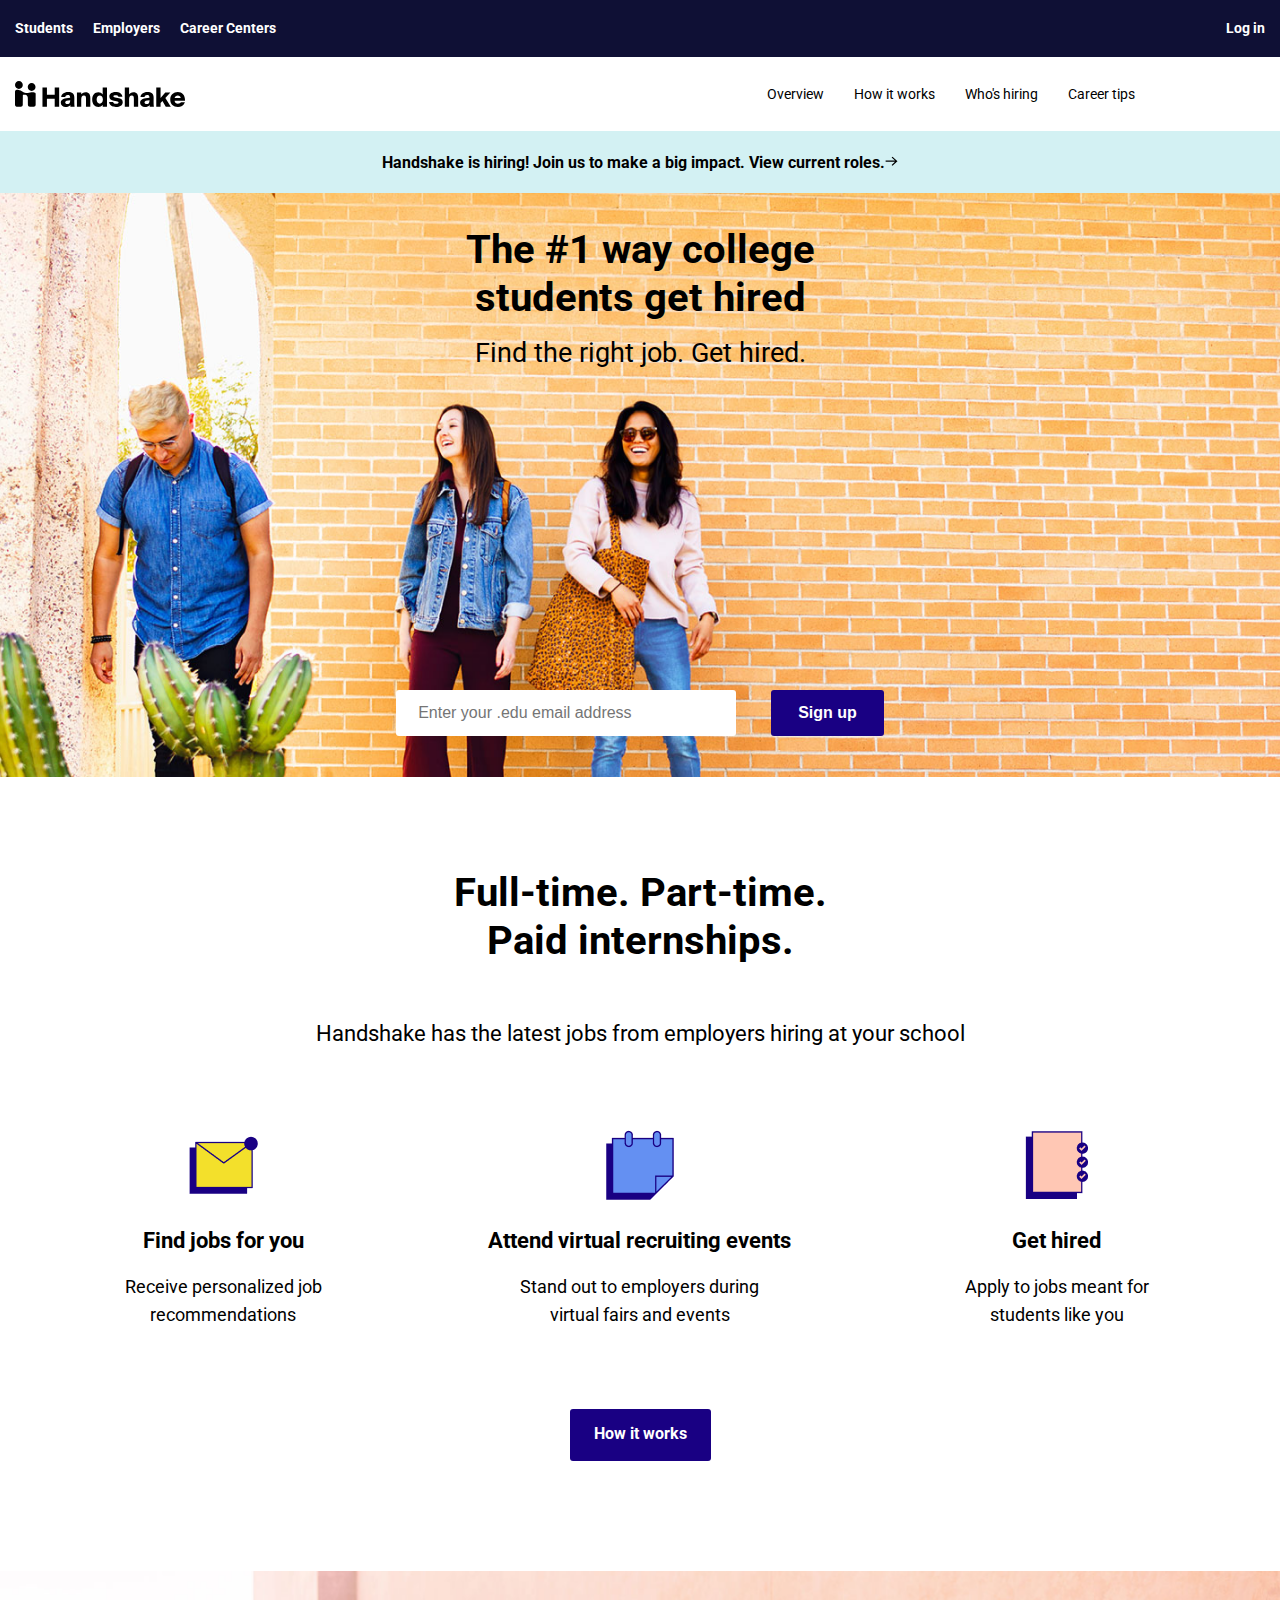
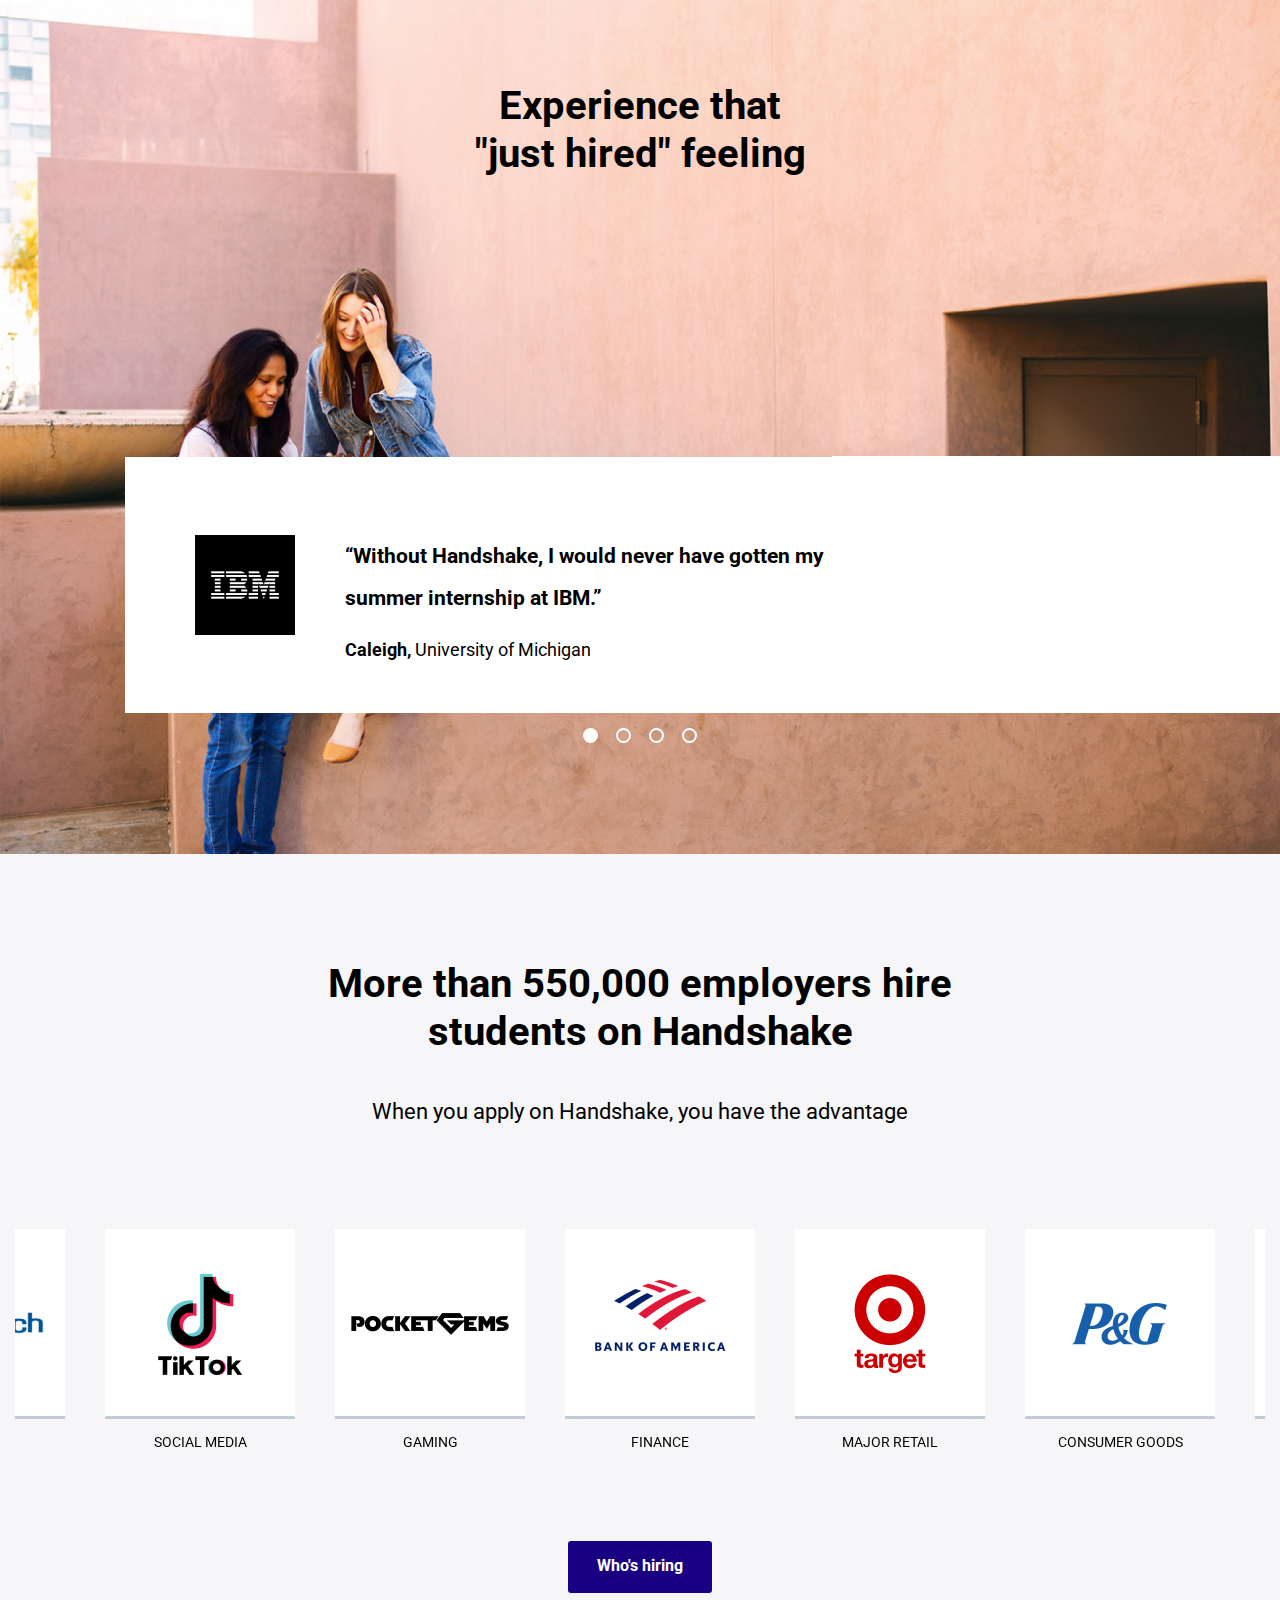
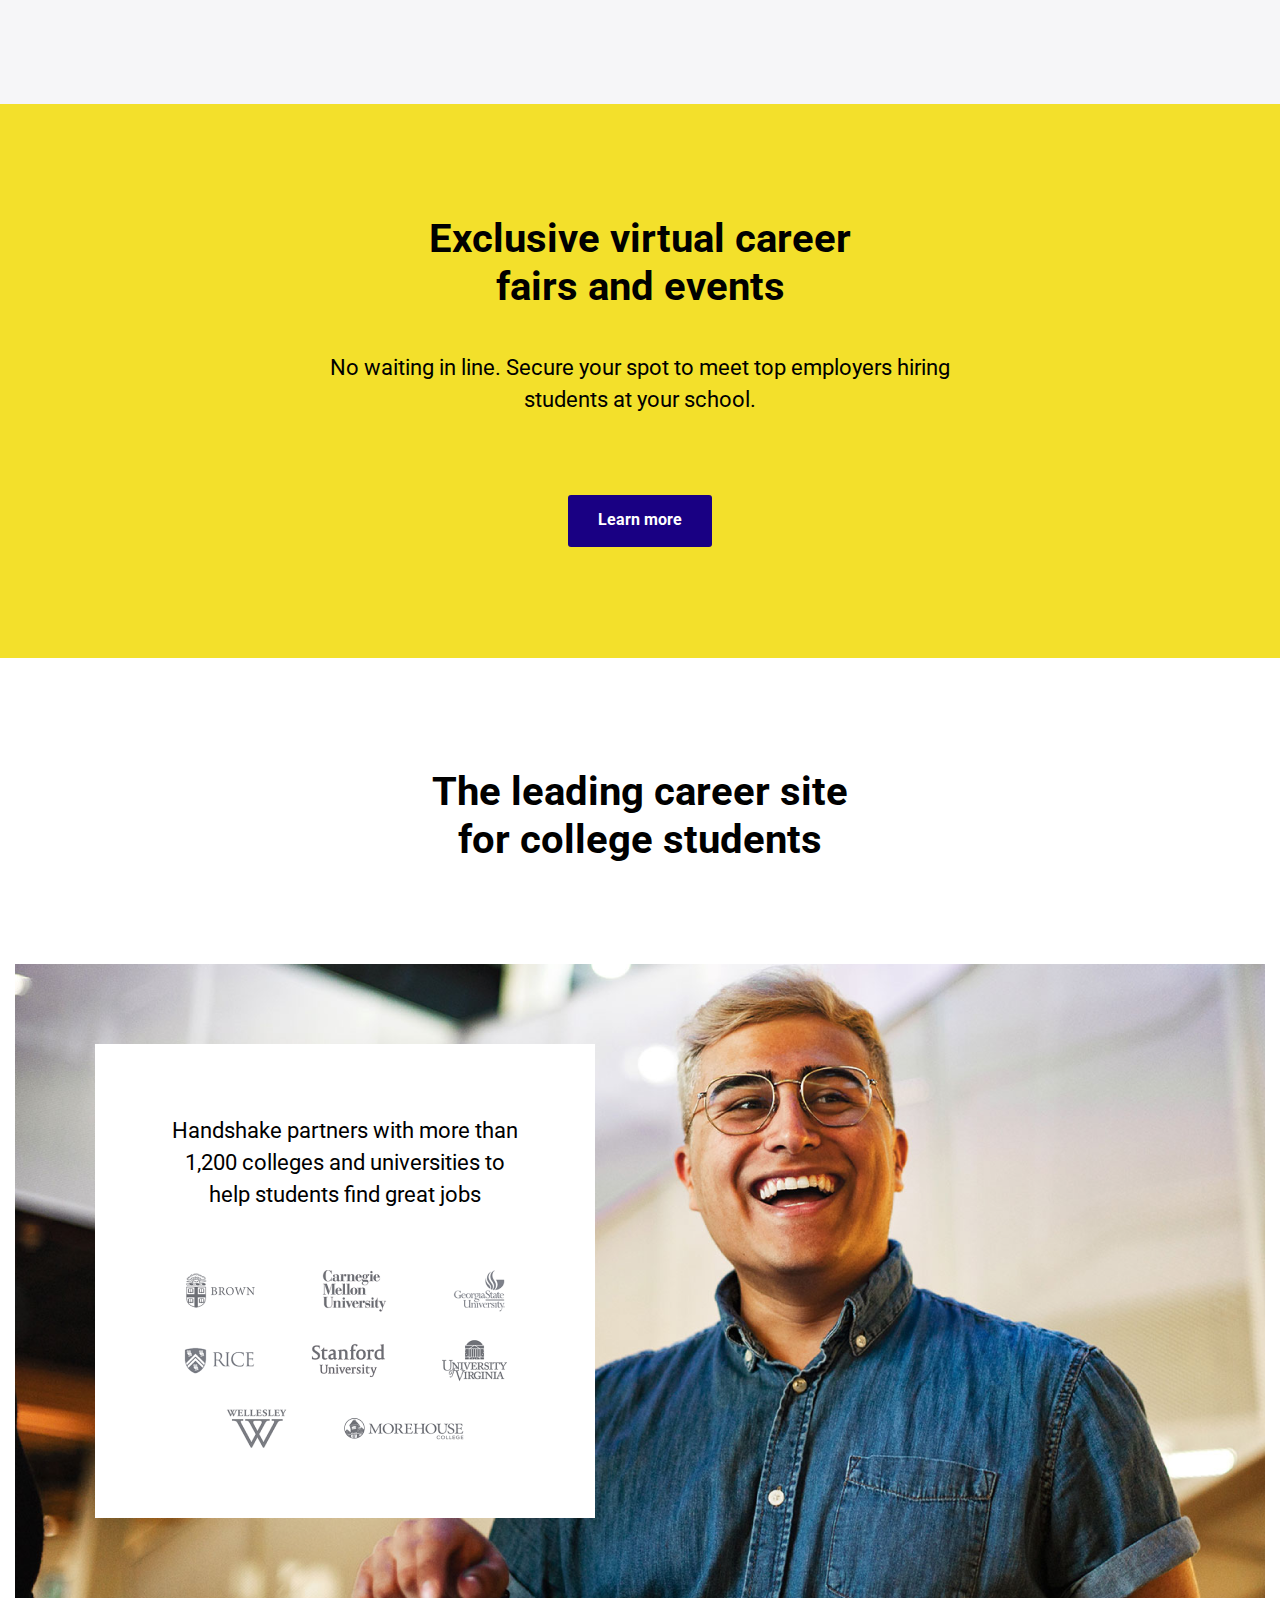
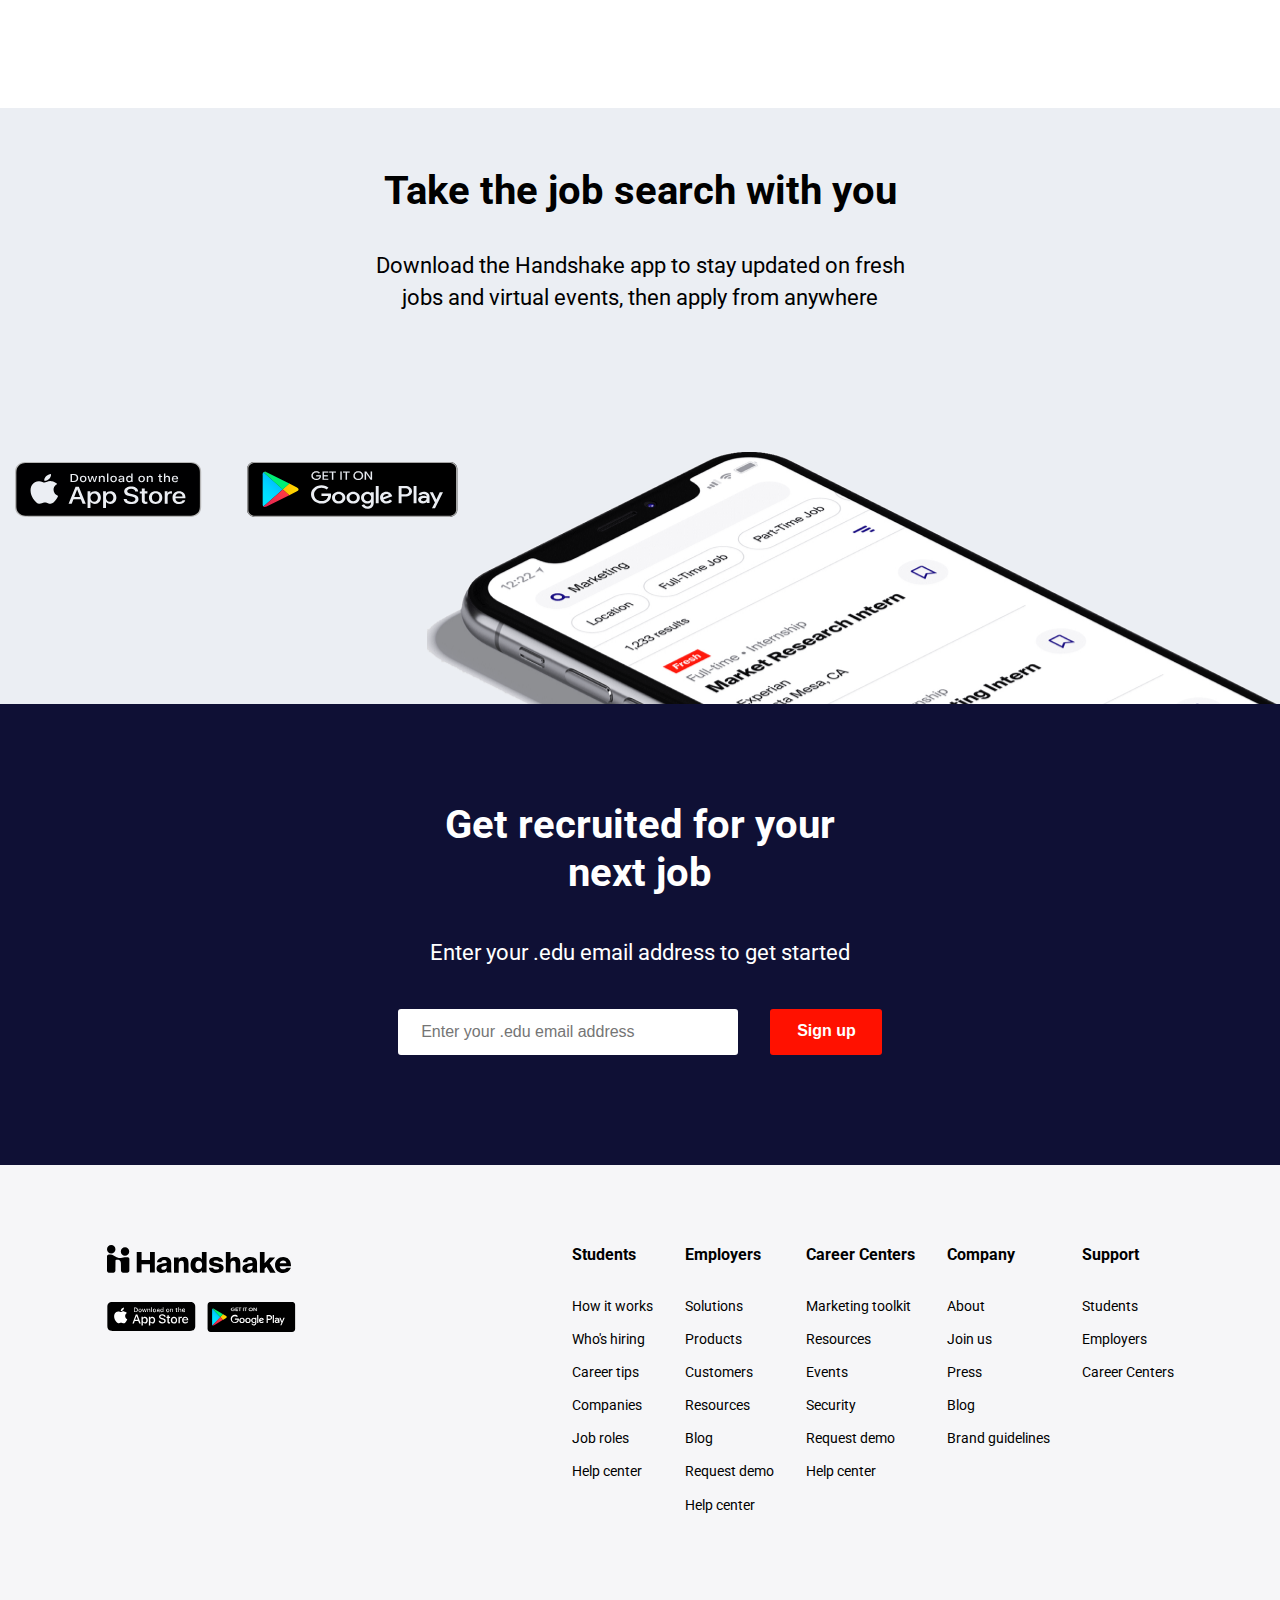
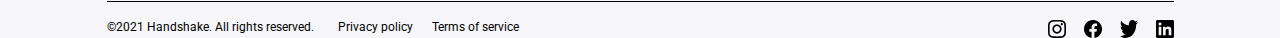
<file: index.html>
<!DOCTYPE html>
<html lang="en">

<head>
   <meta charset="UTF-8">
   <meta http-equiv="X-UA-Compatible" content="IE=edge">
   <meta name="viewport" content="width=device-width, initial-scale=1.0">
   <link rel="stylesheet" href="styles/style.css">
   <link rel="shortcut icon" href="img/Header/favicon/01.png" type="image/x-icon">
   <link rel="preconnect" href="https://fonts.googleapis.com">
   <link rel="preconnect" href="https://fonts.gstatic.com" crossorigin>
   <link href="https://fonts.googleapis.com/css2?family=Roboto:wght@400;700&display=swap" rel="stylesheet">
   <link rel="stylesheet" href="https://cdn.jsdelivr.net/npm/swiper@8/swiper-bundle.min.css">
   <title>Handshake</title>
</head>

<body>
   <div class="wrapper">
      <header>
         <div class="header__top">
            <div class="header-top__container container">
               <div class="header-top__body">
                  <ul class="header-top__menu">
                     <li class="header-top__item">
                        <a href="#" class="header-top__link">Students</a>
                     </li>
                     <li class="header-top__item">
                        <a href="#" class="header-top__link">Employers</a>
                     </li>
                     <li class="header-top__item">
                        <a href="#" class="header-top__link">Career Centers</a>
                     </li>
                  </ul>
                  <a href="#" id="logIn">Log in</a>
               </div>
            </div>
         </div>
         <div class="header">
            <div class="header__container container" id="navbar">
               <div class="header__logo">
                  <a href="#"><img src="img/Header/01.svg" alt="Logo"></a>
               </div>
               <div class="menu__icon">
                  <span></span>
               </div>
               <nav class="nav" id="navbar">
                  <ul class="header__nav">
                     <li class="header__item">
                        <a href="#" class="header__link">Overview</a>
                     </li>
                     <li class="header__item">
                        <a href="#" class="header__link">How it works</a>
                     </li>
                     <li class="header__item">
                        <a href="#" class="header__link">Who's hiring</a>
                     </li>
                     <li class="header__item">
                        <a href="#" class="header__link">Career tips</a>
                     </li>
                  </ul>
               </nav>
            </div>
         </div>
      </header>
      <section class="promotion">
         <div class="promotion__container container">
            <p class="promotion__text">
               Handshake is hiring! Join us to make a big impact. <a href="#" class="promotion__link">View current
                  roles.<img src="img/promotion/01.svg" alt="Arrov" class="arrow__logo"></a>
            </p>
         </div>
      </section>
      <main class="main">
         <section class="mai__page">
            <div class="main-page__container container">
               <div class="main-page__body">
                  <h1 class="main-page__title">
                     The #1 way college students get hired
                  </h1>
                  <p class="main-page__text">
                     Find the right job. Get hired.
                  </p>
                  <form action="#" autocomplete="on" method="post" name="main-page-email">
                     <input type="email" placeholder="Enter your .edu email address" class="main-page__email">
                     <button class="main-page__btn" type="submit">Sign up</button>
                  </form>
               </div>
            </div>
         </section>
         <section class="jubs">
            <div class="jubs__container container">
               <div class="jubs__body">
                  <h2 class="jubs__title">
                     Full-time. Part-time. Paid internships.
                  </h2>
                  <p class="jubs__text">
                     Handshake has the latest jobs from employers hiring at your school
                  </p>
                  <div class="jubs__items">
                     <div class="jubs__item">
                        <div class="jubs__icon">
                           <img src="img/jobs/01.png" alt="Items">
                        </div>
                        <h3 class="jobs-item__title">
                           Find jobs for you
                        </h3>
                        <p class="jobs-item__text">
                           Receive personalized job <br>recommendations
                        </p>
                     </div>
                     <div class="jubs__item">
                        <div class="jubs__icon">
                           <img src="img/jobs/02.png" alt="Items">
                        </div>
                        <h3 class="jobs-item__title">
                           Attend virtual recruiting events
                        </h3>
                        <p class="jobs-item__text">
                           Stand out to employers during <br>virtual fairs and events
                        </p>
                     </div>
                     <div class="jubs__item">
                        <div class="jubs__icon">
                           <img src="img/jobs/03.png" alt="Items">
                        </div>
                        <h3 class="jobs-item__title">
                           Get hired
                        </h3>
                        <p class="jobs-item__text">
                           Apply to jobs meant for <br>students like you
                        </p>
                     </div>
                  </div>
                  <a href="#" class="jobs__link">How it works</a>
               </div>
            </div>
         </section>
         <section class="expirience">
            <div class="expirience__container container">
               <div class="expirience__body">
                  <h2 class="expirience__title">
                     Experience that <br>"just hired" feeling
                  </h2>
                  <div class="expirience__section">
                     <div class="expirience__item slide active">
                        <div class="expirience__logo">
                           <img src="img/expirience/items/01.png" alt="Logo">
                        </div>
                        <div class="text__sections">
                           <p class="title__text">
                              “Without Handshake, I would never have gotten my summer internship at IBM.”
                           </p>
                           <p class="autor__text">
                              <span>Caleigh,</span> University of Michigan
                           </p>
                        </div>
                     </div>
                     <div class="expirience__item slide">
                        <div class="expirience__logo">
                           <img src="img/expirience/items/02.png" alt="Logo">
                        </div>
                        <div class="text__sections">
                           <p class="title__text">
                              “I got both my internship and my post-graduate full-time position at UL via Handshake!”
                           </p>
                           <p class="autor__text">
                              <span>Laura Ann,</span> DePaul University
                           </p>
                        </div>
                     </div>
                     <div class="expirience__item slide">
                        <div class="expirience__logo">
                           <img src="img/expirience/items/03.png" alt="Logo">
                        </div>
                        <div class="text__sections">
                           <p class="title__text">
                              “I was able to secure a job at Ernst & Young, and I am very grateful to Handshake!”
                           </p>
                           <p class="autor__text">
                              <span>Daehan,</span> University of Arizona
                           </p>
                        </div>
                     </div>
                     <div class="expirience__item slide">
                        <div class="expirience__logo">
                           <img src="img/expirience/items/04.png" alt="Logo">
                        </div>
                        <div class="text__sections">
                           <p class="title__text">
                              “It only took a couple of weeks on Handshake to secure my internship offer with Wayfair.”
                           </p>
                           <p class="autor__text">
                              <span>Sujoy,</span> University of California, Berkeley
                           </p>
                        </div>
                     </div>
                  </div>
                  <div class="dots">
                     <span class="dot active"></span>
                     <span class="dot"></span>
                     <span class="dot"></span>
                     <span class="dot"></span>
                  </div>
               </div>
            </div>
         </section>
         <section class="hiring">
            <div class="hiring__container container">
               <div class="hiring__body">
                  <h2 class="hiring__title">
                     More than 550,000 employers hire students on Handshake
                  </h2>
                  <p class="hiring__text">
                     When you apply on Handshake, you have the advantage
                  </p>
                  <div class="hiring__items swiper">
                     <div class="hiring__item swiper-wrapper">
                        <div class="item__unit swiper-slide">
                           <h3 class="company__title">
                              Amazon
                           </h3>
                           <div class="company__logo">
                              <img src="img/whoHiring/01.png" alt="Amazon">
                           </div>
                           <p class="company__description">
                              Technology
                           </p>
                        </div>
                        <div class="item__unit swiper-slide">
                           <h3 class="company__title">
                              Genentech
                           </h3>
                           <div class="company__logo">
                              <img src="img/whoHiring/02.png" alt="Genentech">
                           </div>
                           <p class="company__description">
                              Biotech
                           </p>
                        </div>
                        <div class="item__unit swiper-slide">
                           <h3 class="company__title">
                              TikTok
                           </h3>
                           <div class="company__logo">
                              <img src="img/whoHiring/03.png" alt="TikTok">
                           </div>
                           <p class="company__description">
                              Social Media
                           </p>
                        </div>
                        <div class="item__unit swiper-slide">
                           <h3 class="company__title">
                              Pocket Gems
                           </h3>
                           <div class="company__logo">
                              <img src="img/whoHiring/04.png" alt="Pocket Gems">
                           </div>
                           <p class="company__description">
                              Gaming
                           </p>
                        </div>
                        <div class="item__unit swiper-slide">
                           <h3 class="company__title">
                              Bank of America
                           </h3>
                           <div class="company__logo">
                              <img src="img/whoHiring/05.png" alt="Bank of America">
                           </div>
                           <p class="company__description">
                              Finance
                           </p>
                        </div>
                        <div class="item__unit swiper-slide">
                           <h3 class="company__title">
                              Target
                           </h3>
                           <div class="company__logo">
                              <img src="img/whoHiring/06.png" alt="Target">
                           </div>
                           <p class="company__description">
                              Major Retail
                           </p>
                        </div>
                        <div class="item__unit swiper-slide">
                           <h3 class="company__title">
                              Procter & Gamble
                           </h3>
                           <div class="company__logo">
                              <img src="img/whoHiring/07.png" alt="Procter & Gamble">
                           </div>
                           <p class="company__description">
                              Consumer Goods
                           </p>
                        </div>
                        <div class="item__unit swiper-slide">
                           <h3 class="company__title">
                              General Mills
                           </h3>
                           <div class="company__logo">
                              <img src="img/whoHiring/08.png" alt="General Mills">
                           </div>
                           <p class="company__description">
                              Food & Beverage
                           </p>
                        </div>
                        <div class="item__unit swiper-slide">
                           <h3 class="company__title">
                              KIPP Schools
                           </h3>
                           <div class="company__logo">
                              <img src="img/whoHiring/09.png" alt="KIPP Schools">
                           </div>
                           <p class="company__description">
                              Education
                           </p>
                        </div>
                        <div class="item__unit swiper-slide">
                           <h3 class="company__title">
                              U.S. House of Representatives
                           </h3>
                           <div class="company__logo">
                              <img src="img/whoHiring/10.png" alt="U.S. House of Representatives">
                           </div>
                           <p class="company__description">
                              Government
                           </p>
                        </div>
                     </div>
                  </div>
                  <a href="#" class="hiring__link">Who's hiring</a>
               </div>
            </div>
         </section>
         <section class="virtualcareer">
            <div class="virtualcareer__container container">
               <div class="virtualcareer__body">
                  <h2 class="virtualcareer__title">
                     Exclusive virtual career fairs and events
                  </h2>
                  <p class="virtualcareer__text">
                     No waiting in line. Secure your spot to meet top employers hiring students at your school.
                  </p>
                  <a href="#" class="virtualcareer__link">Learn more</a>
               </div>
            </div>
         </section>
         <section class="leadingcareer">
            <div class="leadingcareer__container container">
               <div class="leadingcareer__body">
                  <h2 class="leadingcareer__title">
                     The leading career site for college students
                  </h2>
                  <div class="leadingcareer__items">
                     <div class="leadingcareer__item">
                        <p class="leadingcareer__text">
                           Handshake partners with more than 1,200 colleges and universities to help students find great
                           jobs
                        </p>
                        <div class="leadingcareer__logo">
                           <img src="img/leadingcareer/01.png" alt="Partner logo">
                        </div>
                     </div>
                  </div>
               </div>
            </div>
         </section>
         <section class="jobapp">
            <div class="jobapp__container container">
               <div class="jobapp__body">
                  <h2 class="jobapp__title">
                     Take the job search with you
                  </h2>
                  <p class="jobapp__text">
                     Download the Handshake app to stay updated on fresh jobs and virtual events, then apply from
                     anywhere
                  </p>
                  <div class="jobapp__links">
                     <a href="#" class="jobapp__link"><img class="apple" src="img/jobapp/01.svg" alt="Link Logo"></a>
                     <a href="#" class="jobapp__link"><img class="google" src="img/jobapp/02.svg" alt="Link Logo"></a>
                  </div>
               </div>
            </div>
         </section>
         <section class="recruted">
            <div class="recruted__container container">
               <div class="recruted__body">
                  <h2 class="recruted__title">
                     Get recruited for your next job
                  </h2>
                  <p class="recruted__text">
                     Enter your .edu email address to get started
                  </p>
                  <form action="#" class="recruted__form">
                     <input type="email" placeholder="Enter your .edu email address " class="recruted__email">
                     <button type="submit" class="recruted__btn">Sign up</button>
                  </form>
               </div>
            </div>
         </section>
      </main>
      <footer class="footer">
         <div class="footer__top">
            <div class="footer-top__container container-footer">
               <div class="footer-top__body">
                  <div class="footer-top__items">
                     <div class="footer-top__item">
                        <div class="footer-top__logo">
                           <a href="#"><img src="img/footer/footerTop/logo1.svg" alt="Logo"></a>
                        </div>
                        <div class="footer-top__link">
                           <a href="#" class="link-apple">
                              <img src="img/footer/footerTop/link1.svg" alt="Apple">
                           </a>
                           <a href="#" class="link-google">
                              <img src="img/footer/footerTop/link2.svg" alt="Google">
                           </a>
                        </div>
                     </div>
                     <div class="footer-top__sections-side">
                        <div class="sections-side__item">
                           <h4 class="footer-top__title">
                              Students
                           </h4>
                           <ul class="footer-top__list">
                              <li class="footer-top__item">
                                 <a href="#" class="footer-top__item-link">How it works</a>
                              </li>
                              <li class="footer-top__item">
                                 <a href="#" class="footer-top__item-link">Who's hiring</a>
                              </li>
                              <li class="footer-top__item">
                                 <a href="#" class="footer-top__item-link">Career tips</a>
                              </li>
                              <li class="footer-top__item">
                                 <a href="#" class="footer-top__item-link">Companies</a>
                              </li>
                              <li class="footer-top__item">
                                 <a href="#" class="footer-top__item-link">Job roles</a>
                              </li>
                              <li class="footer-top__item">
                                 <a href="#" class="footer-top__item-link">Help center</a>
                              </li>
                           </ul>
                        </div>
                        <div class="sections-side__item">
                           <h4 class="footer-top__title">
                              Employers
                           </h4>
                           <ul class="footer-top__list">
                              <li class="footer-top__item">
                                 <a href="#" class="footer-top__item-link">Solutions</a>
                              </li>
                              <li class="footer-top__item">
                                 <a href="#" class="footer-top__item-link">Products</a>
                              </li>
                              <li class="footer-top__item">
                                 <a href="#" class="footer-top__item-link">Customers</a>
                              </li>
                              <li class="footer-top__item">
                                 <a href="#" class="footer-top__item-link">Resources</a>
                              </li>
                              <li class="footer-top__item">
                                 <a href="#" class="footer-top__item-link">Blog</a>
                              </li>
                              <li class="footer-top__item">
                                 <a href="#" class="footer-top__item-link">Request demo</a>
                              </li>
                              <li class="footer-top__item">
                                 <a href="#" class="footer-top__item-link">Help center</a>
                              </li>
                           </ul>
                        </div>
                        <div class="sections-side__item">
                           <h4 class="footer-top__title">
                              Career Centers
                           </h4>
                           <ul class="footer-top__list">
                              <li class="footer-top__item">
                                 <a href="#" class="footer-top__item-link">Marketing toolkit</a>
                              </li>
                              <li class="footer-top__item">
                                 <a href="#" class="footer-top__item-link">Resources</a>
                              </li>
                              <li class="footer-top__item">
                                 <a href="#" class="footer-top__item-link">Events</a>
                              </li>
                              <li class="footer-top__item">
                                 <a href="#" class="footer-top__item-link">Security</a>
                              </li>
                              <li class="footer-top__item">
                                 <a href="#" class="footer-top__item-link">Request demo</a>
                              </li>
                              <li class="footer-top__item">
                                 <a href="#" class="footer-top__item-link">Help center</a>
                              </li>
                           </ul>
                        </div>
                        <div class="sections-side__item">
                           <h4 class="footer-top__title">
                              Company
                           </h4>
                           <ul class="footer-top__list">
                              <li class="footer-top__item">
                                 <a href="#" class="footer-top__item-link">About</a>
                              </li>
                              <li class="footer-top__item">
                                 <a href="#" class="footer-top__item-link">Join us</a>
                              </li>
                              <li class="footer-top__item">
                                 <a href="#" class="footer-top__item-link">Press</a>
                              </li>
                              <li class="footer-top__item">
                                 <a href="#" class="footer-top__item-link">Blog</a>
                              </li>
                              <li class="footer-top__item">
                                 <a href="#" class="footer-top__item-link">Brand guidelines</a>
                              </li>
                           </ul>
                        </div>
                        <div class="sections-side__item">
                           <h4 class="footer-top__title">
                              Support
                           </h4>
                           <ul class="footer-top__list">
                              <li class="footer-top__item">
                                 <a href="#" class="footer-top__item-link">Students</a>
                              </li>
                              <li class="footer-top__item">
                                 <a href="#" class="footer-top__item-link">Employers</a>
                              </li>
                              <li class="footer-top__item">
                                 <a href="#" class="footer-top__item-link">Career Centers</a>
                              </li>
                           </ul>
                        </div>
                     </div>
                  </div>
               </div>
            </div>
         </div>
         <div class="footer__bottom">
            <div class="footer-bottom__container container-footer">
               <div class="footer-bottom__body">
                  <div class="footer-bottom__item">
                     <p class="footer-bottom__text">
                        ©2021 Handshake. All rights reserved.
                     </p>
                     <a href="#" class="footer-bottom__privaci">Privacy policy</a>
                     <a href="#" class="footer-bottom__terms">Terms of service</a>
                  </div>
                  <div class="footer-bottom__item">
                     <div class="footer-bottom__sicial">
                        <a href="#" class="social__logo"><img src="img/footer/footerBottom/01.svg" alt="Instagram"></a>
                     </div>
                     <div class="footer-bottom__sicial">
                        <a href="#" class="social__logo"><img src="img/footer/footerBottom/02.svg" alt="Facebook"></a>
                     </div>
                     <div class="footer-bottom__sicial">
                        <a href="#" class="social__logo"><img src="img/footer/footerBottom/03.svg" alt="Twitter"></a>
                     </div>
                     <div class="footer-bottom__sicial">
                        <a href="#" class="social__logo"><img src="img/footer/footerBottom/04.svg" alt="LinkeDin"></a>
                     </div>
                  </div>
               </div>
            </div>
         </div>
      </footer>
      <div class="white-box">
         <span></span>
      </div>
   </div>
   <div id="wrapper-modal">
      <div id="overlay"></div>
      <div id="modal-window">
         <form action="#" class="lofin-form">
            <caption>Type your email:</caption>
            <input type="email" name="user-email" id="userEmail" placeholder="Email" required>
            <caption>Type your password:</caption>
            <input type="password" name="user-pass" id="userPass" placeholder="Password" required>
            <button id="btn-close" type="reset">Close</button>
            <button id="btn-submit" type="submit">Sig in</button>
         </form>
         <a href="index1.html" class="registration-link">Or create an account</a>
      </div>
   </div>
   <button class="body__up-btn" id="upbtn"><img src="img/upbutton/up.svg" alt="Up button"></button>
   <script src="https://cdn.jsdelivr.net/npm/swiper@8/swiper-bundle.min.js"></script>
   <script src="main/main.js"></script>
</body>

</html>
</file>
<file: styles/style.css>
*,
*::before,
*::after {
   padding: 0;
   margin: 0;
   border: 0;
   box-sizing: border-box;
}

a {
   text-decoration: none;
}

ul,
ol,
li {
   list-style: none;
}

img {
   vertical-align: top;
}

h1,
h2,
h3,
h4,
h5,
h6 {
   font-weight: inherit;
   font-size: inherit;
}

html,
body {
   height: 100%;
   line-height: 1;
   font-size: 14px;
   color: #000;
   font-weight: 400;
   font-family: 'Roboto', sans-serif;
}

/*------------*/
.wrapper {
   min-height: 100%;
   overflow: hidden;
   display: flex;
   flex-direction: column;
}

/*------------*/
.container {
   max-width: 1280px;
   padding: 0px 15px;
   margin: 0px auto;
   box-sizing: content-box;
}

/*------Header------*/
.header__top {
   background: #0F1035;
}

.header-top__container {}

._container {}

.header-top__body {
   display: flex;
   justify-content: space-between;
   align-items: center;
   padding: 19px 0px 20px 0px;
}

.header-top__menu {
   display: flex;
}

.header-top__item {}

.header-top__item:not(:last-child) {
   margin-right: 20px;
}

.header-top__link {
   font-weight: 700;
   font-size: 14px;
   line-height: 129%;
   color: #FFFFFF;
}

.header-top__link:hover {
   text-decoration: underline;
}

.header-top__body a {
   font-weight: 700;
   font-size: 14px;
   line-height: 129%;
   color: #FFFFFF;
}

.header-top__body a:hover {
   text-decoration: underline;
}

.header {
   background: #FFFFFF;
}

.header__container {
   display: flex;
   justify-content: space-between;
   align-items: center;
}

.header__logo {
   padding: 24px 0px;
}

.nav {}

.header__nav {

   display: flex;
   flex-wrap: wrap;
}

.header__item {}

.header__item:last-child {
   margin-right: 130px;
}

.header__item:not(:last-child) {
   margin-right: 30px;
}

.header__link {
   font-size: 14px;
   line-height: 129%;
   color: #000000;
}

.header__link:hover {
   text-decoration: underline;
}

/*------Promotion------*/
.promotion {
   background: #D3F1F3;
}

.promotion__container {
   display: flex;
   align-items: center;
   padding: 22px 0px 20px 0px;
   justify-content: center;
}

.promotion__text {
   font-weight: 700;
}
.promotion__text,
.promotion__link{
   font-size: 16px;
   line-height: 125%;
}
.promotion__link {

   color: #000000;
}

.promotion__link:hover {
   text-decoration: underline;
}

.arrow__logo {
   padding-top: 3px;
   display: inline-block;
}

/*-------Up button-----*/
.body__up-btn {
   display: none;
   position: fixed;
   bottom: 50px;
   right: 50px;
   background: rgba(241, 237, 237, 0.5);
   z-index: 20;
}

.body__up-btn img {
   opacity: 0.75;
}

.body__up-btn:hover {
   cursor: pointer;
}

/*-----Main-Page-------*/
.main {}

.mai__page {
   background-image: url('../img/mainpage/01.png');
   background-position: center;
   background-size: cover;
   background-repeat: no-repeat;
   position: relative;
   padding-bottom: 41px;
}

.main-page__container {}

.container {}

.main-page__body {
   display: flex;
   flex-direction: column;
   align-items: center;
   justify-content: center;
   flex-wrap: wrap;
}

.main-page__title {
   max-width: 488px;
   font-weight: 700;
   font-size: 40px;
   line-height: 120%;
   text-align: center;
   padding: 33px 0px 12px 0px;
}

.main-page__text {
   font-size: 27px;
   line-height: 148%;
   margin-bottom: 316px;
   text-align: center;
}

.main-page__email {
   width: 340px;
   border-radius: 3px;
   font-size: 16px;
   line-height: 125%;
   color: rgba(0, 0, 0, 0.4);
   padding: 13px 0px 13px 22px;
   outline: none;
}


.main-page__btn {
   background: #190083;
   border-radius: 3px;
   font-weight: 700;
   font-size: 16px;
   line-height: 125%;
   text-align: center;
   color: #FFFFFF;
   padding: 13px 27px;
   margin-left: 32px;
}

.main-page__btn:hover {
   background: #6548e6;
   transition: 500ms;
   cursor: pointer;
}

/*-----Jobs-------*/
.jubs {}

.jubs__container {}

.jubs__body {
   display: flex;
   flex-direction: column;
   justify-content: center;
   align-items: center;
   flex-wrap: wrap;
}

.jubs__title {
   max-width: 422px;
   font-weight: 700;
   font-size: 40px;
   line-height: 120%;
   text-align: center;
   padding: 92px 0px 53px 0px;
}

.jubs__text {
   font-size: 22px;
   line-height: 145%;
}

.jubs__items {
   width: 100%;
   display: flex;
   flex-direction: row;
   justify-content: space-around;
   align-items: center;
   flex-wrap: wrap;
   margin-top: 89px;
}

.jubs__item {
   width: 370px;
   display: flex;
   flex-direction: column;
   justify-content: center;
   align-items: center;
}

.jubs__icon {
   display: flex;
   width: 90px;
   height: 90px;
   align-items: center;
   justify-content: center;
   padding-bottom: 38px;
}

.jobs-item__title {
   font-weight: 700;
   font-size: 22px;
   line-height: 109%;
   padding-bottom: 20px;
   text-align: center;
}

.jobs-item__text {
   font-size: 18px;
   line-height: 156%;
   text-align: center;
}

.jobs__link {
   display: block;
   background: #190083;
   border-radius: 3px;
   font-weight: 700;
   font-size: 16px;
   line-height: 125%;
   text-align: center;
   color: #FFFFFF;
   padding: 15px 24px 17px 24px;
   margin: 80px 0px 110px 0px;
}

.jobs__link:hover {
   text-decoration: underline;
   background: #6548e6;
   transition: 500ms;
}

/*------Expirience------*/
.expirience {
   position: relative;
   background-image: url('../img/expirience/cover01.png');
   background-position: left;
   background-size: cover;
   background-repeat: no-repeat;
   position: relative;
}

.expirience__container {}

.container {}

.expirience__body {}

.expirience__title {
   font-weight: 700;
   font-size: 40px;
   line-height: 120%;
   text-align: center;
   padding: 111px 0px 279px 0px;
}

.expirience__section {
   position: relative;
   background: #FFFFFF;
   margin-left: 110px;
   overflow: hidden;
}

.expirience__item.active {
   display: block;
   animation-duration: 1s;
   animation-name: slideout;
}

@keyframes slideout {
   from {
      opacity: 0;
   }

   to {
      opacity: 1;
   }
}

.expirience__item {
   display: flex;
   flex-direction: column;
   height: 256px;
   display: none;
   padding: 78px 0px 0px 70px;
}

.expirience__logo {
   float: left;
}

.text__sections {
   max-width: 486px;
   float: left;
   margin: 0px 0px 0px 50px;
}

.title__text {
   font-weight: 700;
   font-size: 21px;
   line-height: 200%;
   padding-bottom: 17px;
}

.autor__text {
   font-size: 18px;
   line-height: 156%;
}

.autor__text span {
   font-weight: 700;
   font-size: 18px;
   line-height: 156%;
}

.dots {
   display: flex;
   justify-content: center;
   margin-top: 15px;
   padding-bottom: 111px;
}

.dot.active {
   background: #FFFFFF;
}

.dots span {
   width: 15px;
   height: 15px;
   border: 2px solid #FFFFFF;
   border-radius: 7.5px;
   cursor: pointer;
}

.dots span:not(:last-child) {
   margin-right: 18px;
}

.dots span:last-child {
   margin-right: 0;
}

.white-box {
   position: absolute;
   width: 35%;
   height: 257px;
   background: #FFFFFF;
   top: 2056px;
   right: 0;
   z-index: 11;
}

/*------Hiring------*/
.hiring {
   background: #F6F6F8;
}

.hiring__container {
   padding-bottom: 111px;
}

.container {}

.hiring__body {
   display: flex;
   flex-direction: column;
}

.hiring__title {
   max-width: 744px;
   font-weight: 700;
   font-size: 40px;
   line-height: 120%;
   text-align: center;
   margin: 0 auto;
   padding: 106px 0px 40px;
}

.hiring__text {
   font-size: 22px;
   line-height: 145%;
   text-align: center;
   padding-bottom: 101px;
}

.hiring__items {}

.hiring__item {
   display: flex;
}

.item__unit {
   width: 190px !important;
}

.company__title {
   display: none;
   position: absolute;
   left: 80px;
}

.hiring__items:hover .company__title {
   display: block;

}

.company__logo {
   width: 190px;
   height: 190px;
   background: #FFFFFF;
   border-bottom: 3px solid #C2CCD4;
}

.company__description {
   margin-top: 16px;
   font-size: 14px;
   line-height: 114%;
   text-align: center;
   text-transform: uppercase;
}

.hiring__link {
   display: flex;
   justify-content: center;
   width: 144px;
   height: 52px;
   background: #190083;
   border-radius: 3px;
   padding: 15px 24px 17px;
   font-weight: 700;
   font-size: 16px;
   line-height: 125%;
   color: #fff;
   margin: 80px auto 0px;
}

.hiring__link:hover {
   text-decoration: underline;
   background: #6548e6;
   transition: 500ms;
}

.swiper {
   width: 100%;
   height: 232px;
}

/*----Yellowbox--------*/
.virtualcareer {
   background: #F3E02B;
}

.virtualcareer__container {}

.virtualcareer__body {
   padding-bottom: 111px;
}

.virtualcareer__title {
   max-width: 441px;
   font-weight: 700;
   font-size: 40px;
   line-height: 120%;
   text-align: center;
   margin: 0 auto;
   padding: 111px 0px 41px;
}

.virtualcareer__text {
   max-width: 647px;
   font-size: 22px;
   line-height: 145%;
   text-align: center;
   margin: 0 auto;
   padding: 0px 0px 79px;
}

.virtualcareer__link {
   display: flex;
   justify-content: center;
   width: 144px;
   height: 52px;
   background: #190083;
   border-radius: 3px;
   padding: 15px 24px 17px;
   font-weight: 700;
   font-size: 16px;
   line-height: 125%;
   color: #fff;
   margin: 0 auto;
}

.virtualcareer__link:hover {
   text-decoration: underline;
   background: #6548e6;
   transition: 500ms;
}

/*-----leadingcareer-------*/
.leadingcareer {}

.leadingcareer__container {}

.leadingcareer__body {
   padding-bottom: 110px;
}

.leadingcareer__title {
   max-width: 459px;
   font-weight: 700;
   font-size: 40px;
   line-height: 120%;
   text-align: center;
   margin: 0 auto;
   padding: 110px 0px 100px;
}

.leadingcareer__items {
   position: relative;
   background-image: url('../img/leadingcareer/cover3.png');
   background-position: right;
   background-size: cover;
   background-repeat: no-repeat;
   position: relative;
   padding: 80px;
}

.leadingcareer__item {
   max-width: 500px;
   height: 474px;
   background-color: #fff;
   padding-top: 71px;
}

.leadingcareer__text {
   max-width: 362px;
   text-align: center;
   margin: 0 auto;
   font-size: 22px;
   line-height: 145%;
}

.leadingcareer__logo {
   display: flex;
   justify-content: center;
   padding: 59px;
}

/*------JobAp------*/
.jobapp {
   background: #EBEEF3;
}

.jobapp__container {
   position: relative;
   background-image: url('../img/jobapp/cover4.png');
   background-position: 427px 344px;
   background-repeat: no-repeat;
   position: relative;
}

.jobapp__body {}

.jobapp__title {
   font-weight: 700;
   font-size: 40px;
   line-height: 120%;
   text-align: center;
   padding: 59px 0px 35px;
}

.jobapp__text {
   max-width: 552px;
   text-align: center;
   margin: 0 auto;
   font-size: 22px;
   line-height: 145%;
   padding-bottom: 147px;
}

.jobapp__links {
   padding-bottom: 187px;
}

.jobapp__link:not(:last-child) {
   margin-right: 41px;
}

/*------Recruting------*/
.recruted {
   background: #0F1035;
}

.recruted__container {}

.recruted__body {}

.recruted__title {
   max-width: 424px;
   font-weight: 700;
   font-size: 40px;
   line-height: 120%;
   color: #FFFFFF;
   text-align: center;
   margin: 0 auto;
   padding: 97px 0px 40px;
}

.recruted__text {
   font-size: 22px;
   line-height: 145%;
   text-align: center;
   color: #FFFFFF;
}

.recruted__form {
   display: flex;
   align-items: center;
   justify-content: center;
   padding: 40px 0px 110px;
}

.recruted__email {
   width: 340px;
   height: 46px;
   background: #FFFFFF;
   border: 2px solid #FFFFFF;
   border-radius: 3px;
   outline: none;
   padding: 13px 0px 13px 21px;
   font-size: 16px;
   line-height: 125%;
   color: rgba(0, 0, 0, 0.5);
}

.recruted__btn {
   background: #FF1100;
   border-radius: 3px;
   margin-left: 32px;
   padding: 12px 26px 14px 27px;
   font-weight: 700;
   font-size: 16px;
   line-height: 125%;
   text-align: center;
   color: #FFFFFF;
}

.recruted__btn:hover {
   cursor: pointer;
   background: #c21b0f;
   transition: 500ms;
}

/*------Footer------*/
.footer {
   background: #F6F6F8;
}

.footer__top {}

.footer-top__container {}

.container-footer {
   max-width: 1067px;
   padding: 0px 15px;
   margin: 0px auto;
   box-sizing: content-box;
}

.footer-top__body {
   border-bottom: 1px solid #000;
}

.footer-top__sections-side {
   display: flex;
}

.sections-side__item {}

.sections-side__item:not(:last-child) {
   margin-right: 32px;
}

.footer-top__items {
   display: flex;
   padding-top: 80px;
   padding-bottom: 87px;
   justify-content: space-between;
}

.footer-top__item {}

.footer-top__item:not(:last-child) {
   padding-bottom: 15px;
}

.footer-top__logo {
   padding-bottom: 28px;
}

.footer-top__link {}

.link-apple {
   margin-right: 8px;
}

.link-google {}

.footer-top__title {
   font-weight: 700;
   font-size: 16px;
   line-height: 129%;
   padding-bottom: 32px;
}

.footer-top__list {}

.footer-top__item-link {
   font-size: 14px;
   line-height: 129%;
   color: #000000;
}

.footer-top__item-link:hover {
   text-decoration: underline;
}

.footer__bottom {}

.footer-bottom__container {}

.container-footer {}

.footer-bottom__body {
   display: flex;
   justify-content: space-between;
   padding-top: 18px;
}

.footer-bottom__item {
   display: flex;
}

.footer-bottom__text {

}

.footer-bottom__privaci {
   margin-left: 24px;

}
.footer-bottom__text,
.footer-bottom__privaci,
.footer-bottom__terms {
   font-size: 12px;
   line-height: 133%;
   color: #000000;
}

.footer-bottom__terms {
   margin-left: 19px;
}

.footer-bottom__terms:hover,
.footer-bottom__privaci:hover {
   text-decoration: underline;
}

.footer-bottom__sicial {}

.footer-bottom__sicial:not(:last-child) {
   margin-right: 18px;
}

.social__logo {}

/*------------*/

#wrapper-modal {
   width: 100%;
   height: 100%;
   display: none;
}

#wrapper-modal.active {
   display: block;
}

#overlay {
   position: absolute;
   top: 0;
   left: 0;
   width: 100%;
   height: 100%;
   z-index: 1;
   background-color: gray;
   opacity: 0.5;
}

#modal-window {
   position: absolute;
   top: 50%;
   left: 50%;
   transform: translate(-50%,-50%);
   width: 300px;
   height: 350px;
   z-index: 2;
   border: 1px solid black;
   padding: 10px;
   background: lightgray;
}

.lofin-form{
   display: flex;
   flex-direction: column;
}

.lofin-form caption{
   display: flex;
   font-weight: 700;
   font-size: 16px;
   line-height: 125%;
   color: #000;
   padding-top: 10px;
}

.lofin-form input{
   display: block;
   width: 100%;
   height: 40px;
   outline: none;
   border-radius: 5px;
   padding-left: 20px;
   margin-bottom: 10px;
}

.lofin-form button{
   margin-top: 20px;
   width: 144px;
   height: 52px;
   border-radius: 3px;
   margin: 20px auto 0px;
   font-weight: 700;
   font-size: 16px;
   line-height: 125%;
   color: #fff;
   cursor: pointer;
   background: #190083;
}

.lofin-form button:hover {
   text-decoration: underline;
   background: #6548e6;
   transition: 500ms;
}

#modal-window a{
   display: block;
   font-weight: 400;
   font-size: 16px;
   line-height: 125%;
   color: #000;
   padding-top: 20px;
}

#modal-window a:hover{
   text-decoration: underline;
}
/*Responsive*/
/*992px - 1200px*/
@media screen and (max-width: 1200px) {
   .container {
      width: 960px;
   }

   .white-box {
      width: 15%;
      top: 2247px;
   }

   .jobapp__container {
      background-position: 290px 344px;
   }
}


/*768px-992px*/
@media screen and (max-width: 992px) {
   .container {
      width: 720px;
   }

   .container-footer {
      max-width: 720px;
   }

   .header__item:last-child {
      margin-right: 0px;
   }

   .header-top__item:not(:last-child) {
      margin-right: 10px;
   }

   .header__item:not(:last-child) {
      margin-right: 10px;
   }

   .jubs__item {
      width: 350px;
      display: flex;
      flex-direction: column;
      justify-content: center;
      align-items: center;
   }

   .expirience__item {
      height: 256px;
      padding: 30px 0px 0px 30px;
   }

   .text__sections {
      max-width: 350px;
      margin: 0px 0px 0px 30px;
   }

   .jobapp__container {
      background-position: 290px 344px;
   }

   .sections-side__item:not(:last-child) {
      margin-right: 10px;
   }
}

/*576px-768px*/
@media screen and (max-width: 768px) {
   .container {
      width: 540px;
   }

   .container-footer {
      max-width: 540px;
   }

   .header__nav {
      display: none;
   }

   .menu__icon {
      z-index: 55;
      display: flex;
      position: relative;
      width: 30px;
      height: 18px;
      cursor: pointer;
      order: 999;
      margin-left: auto;
      top: 0px;
      left: 0px;
   }

   .menu__icon span,
   .menu__icon::before,
   .menu__icon::after {
      left: 0px;
      position: absolute;
      height: 10%;
      width: 100%;
      transition: all 0.3s ease 0s;
      background-color: #000;
   }

   .menu__icon::before,
   .menu__icon::after {
      content: "";
   }

   .menu__icon::before {
      top: 0;
   }

   .menu__icon::after {
      bottom: 0;
   }

   .menu__icon span {
      top: 50%;
      transform: scale(1) translate(0px, -50%);
   }

   .menu__icon._activete span {
      transform: scale(0) translate(0px, -50%);
   }

   .menu__icon._activete::before {
      top: 50%;
      transform: rotate(-45deg) translate(0px, -50%);
   }

   .menu__icon._activete::after {
      bottom: 50%;
      transform: rotate(45deg) translate(0px, 50%);
   }

   .header__nav {
      display: flex;
      flex-direction: column;
      position: absolute;
      top: 0;
      left: -200%;
      width: 100%;
      height: 100%;
      margin-top: 120px;
      overflow: auto;
      z-index: 50;
      padding: 20px 10px 0px 15px;
      background-color: rgba(241, 237, 237, 0.95);
      transition: left 0.3s ease 0s;
   }

   .header__nav a {
      font-size: 22px;
   }

   .header__nav li {
      padding-top: 10px;
   }

   .header__nav._activete {
      left: 0;
   }

   .jubs__item:not(:last-child) {
      margin-bottom: 40px;
   }

   .jobs__link {
      width: 100%;
   }

   .expirience__logo {
      width: 80px;
      height: 80px;
      float: left;
      align-items: center;
   }

   .expirience__section {
      margin-left: 40px;
   }

   .expirience__item {
      height: 256px;
      padding: 30px 0px 0px 15px;
   }

   .white-box {
      width: 15%;
      top: 2549px;
   }

   .footer-top__items {
      display: flex;
      padding-bottom: 40px;
      justify-content: baseline;
      flex-direction: column;
      flex-wrap: wrap;
   }

   .footer-top__sections-side {
      display: flex;
      flex-wrap: wrap;
   }

   .footer-top__title {
      padding-top: 20px;
   }

   .footer-bottom__item {
      display: flex;
      flex-wrap: wrap;
   }

   .footer-bottom__sicial {
      padding-top: 10px;
   }
}

@media screen and (max-width: 709px) {
   .white-box {
      width: 12%;
   }
}

@media screen and (max-width: 601px) {
   .white-box {
      height: 256px;
      width: 9%;
   }
}

/*0-576px*/
@media screen and (max-width: 576px) {
   .container {
      width: 90%;
   }

   .main-page__email {
      width: 100%;
   }

   .virtualcareer__link {
      width: 100%;
   }

   .main-page__btn {
      width: 100%;
      margin-left: 0px;
      margin-top: 20px;
   }

   .expirience__logo {
      margin: 0 auto;
   }

   .expirience__logo img {
      display: block;
      width: 80px;
      height: 80px;
      float: none;
      align-items: center;
      padding-top: 0px;
   }

   .expirience__section {
      margin-left: 10px;
   }

   .expirience__item {
      height: 256px;
      padding: 20px 20px 20px 20px;
   }

   .title__text {
      font-weight: 700;
      font-size: 18px;
      line-height: 150%;
      padding-bottom: 17px;
   }

   .autor__text {
      font-size: 16px;
      line-height: 156%;
   }

   .text__sections {
      margin: 15px 0px 0px 0px;
   }

   .white-box {
      width: 9%;
      top: 2615px;
   }

   .hiring__link {
      width: 100%;
   }

   .leadingcareer__items {
      background-image: none;
      padding: 10px;
   }

   .leadingcareer__logo img {
      max-width: 290px;
   }

   .jobapp__container {
      position: relative;
      background-image: url('../img/jobapp/cover4.png');
      background-position: 0px 344px;
      background-repeat: no-repeat;
      position: relative;
   }

   .apple,
   .google {
      display: block;
      margin: 0 auto;
   }

   .google {
      width: 187px;
      height: 56;
   }

   .recruted__form {
      display: flex;
      flex-direction: column;
      align-items: center;
      justify-content: center;
      padding: 40px 0px 110px;
   }

   .recruted__email {
      width: 100%;
   }

   .recruted__btn {
      width: 100%;
      margin-left: 0px;
      margin-top: 30px;
   }
}

@media screen and (max-width: 567px) {
   .white-box {
      width: 9%;
      top: 2635px;
   }


}

@media screen and (max-width: 406px) {
   .white-box {
      width: 9%;
      top: 2683px;
   }
}

@media screen and (max-width: 385px) {
   .white-box {
      width: 9%;
      top: 2763px;
   }
}

@media screen and (max-width: 366px) {
   .white-box {
      display: none;
   }
}
</file>
